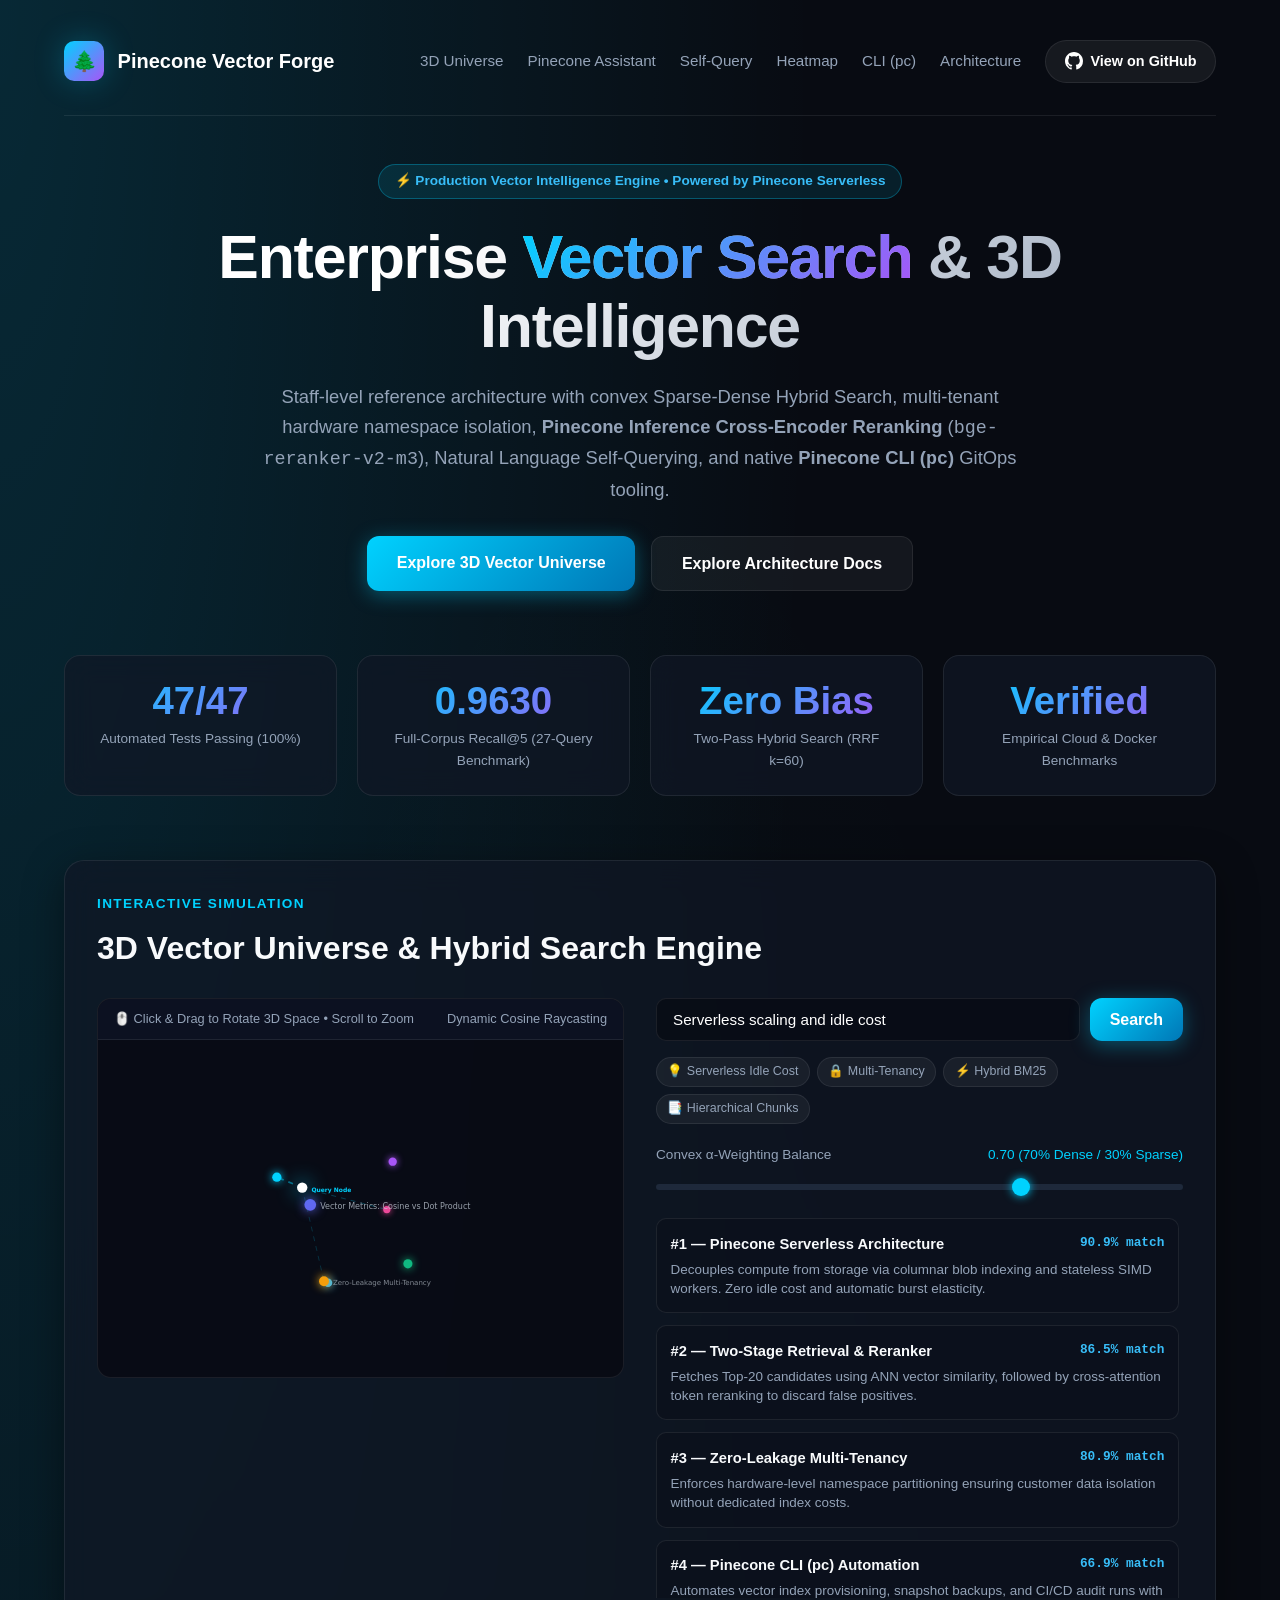
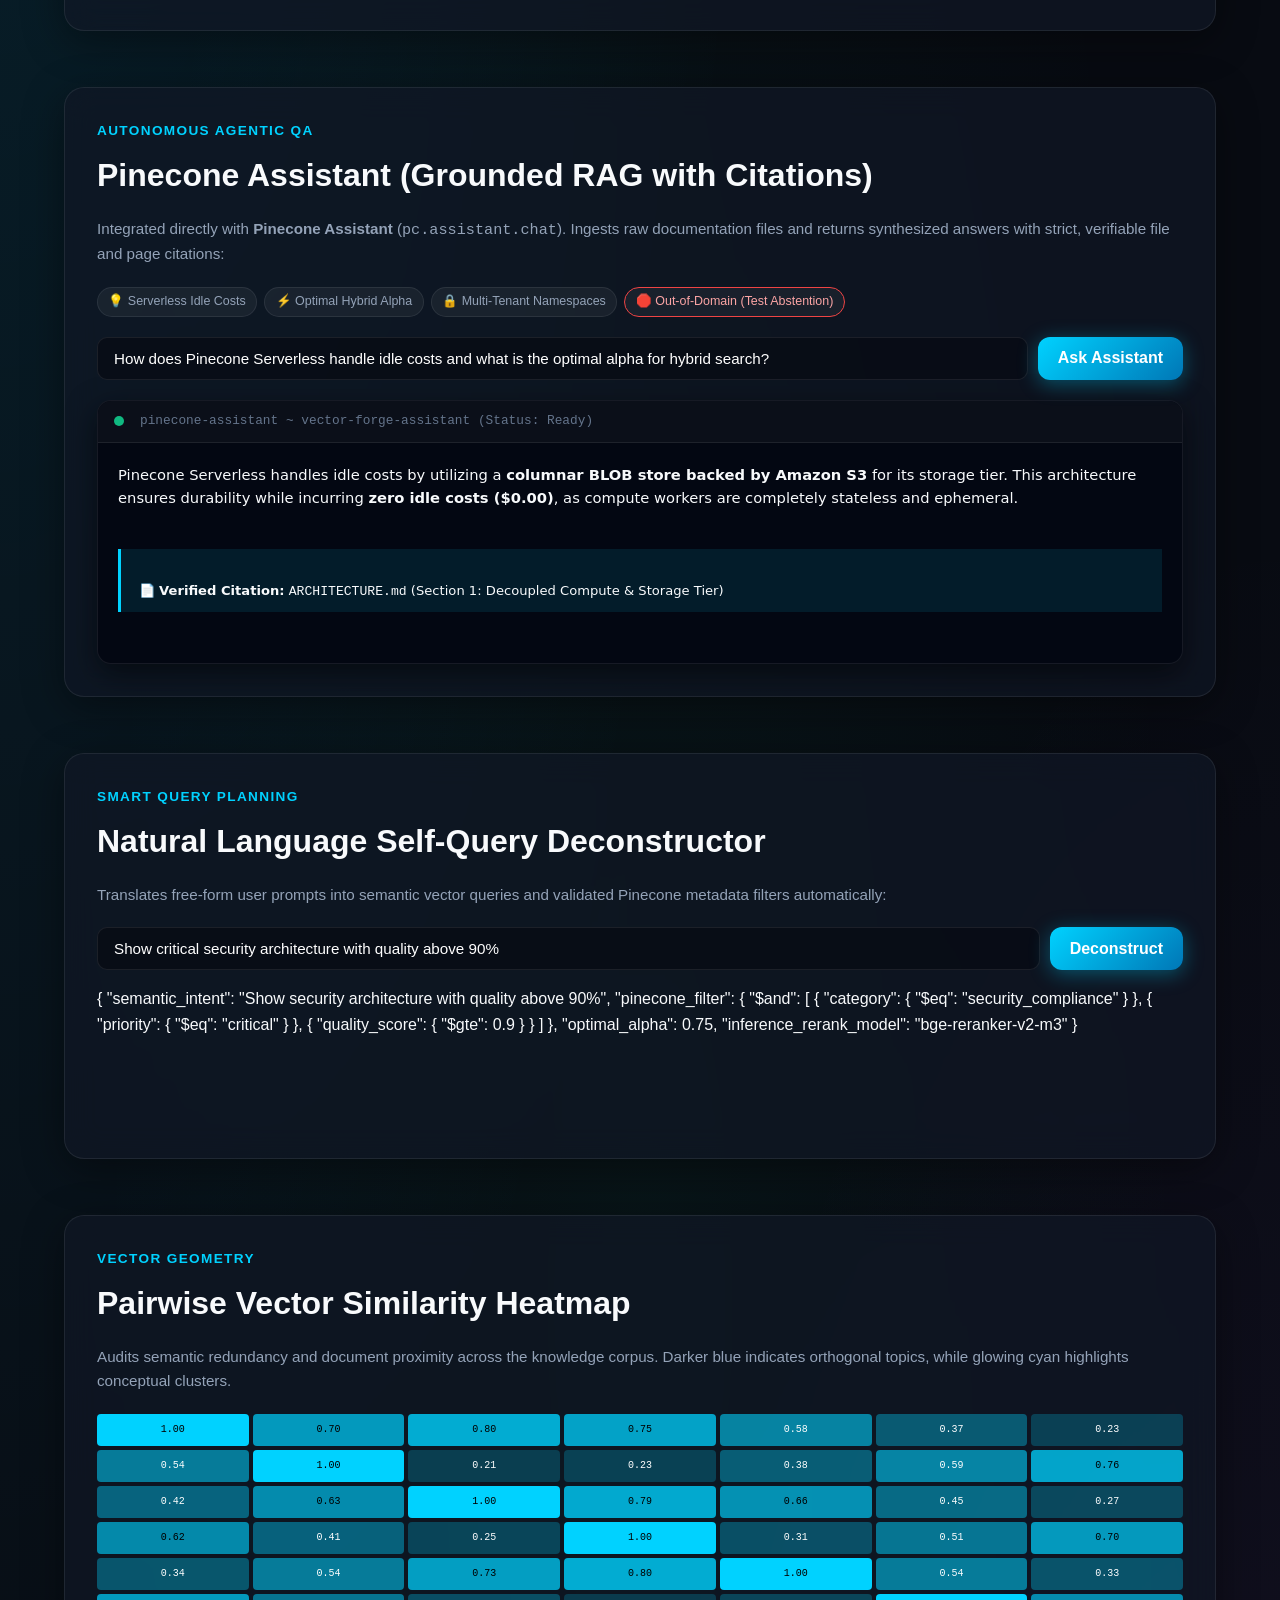
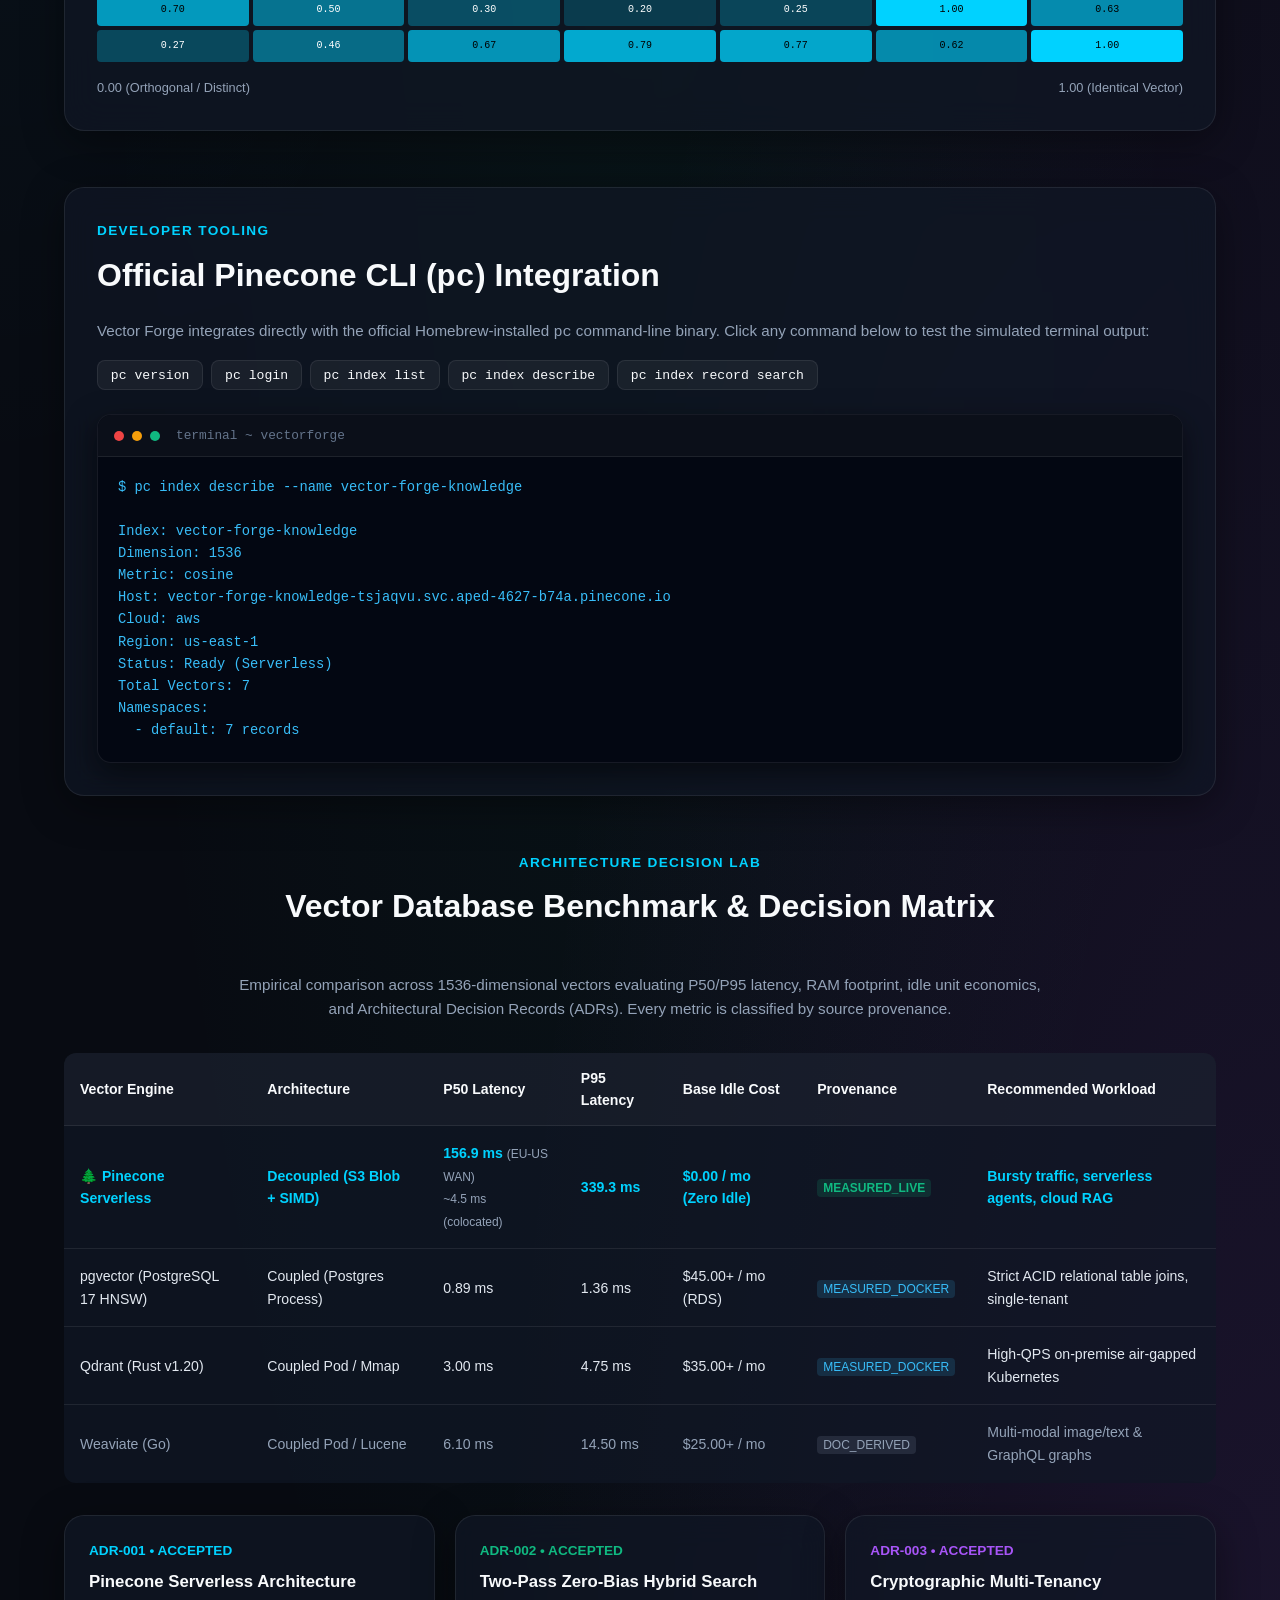
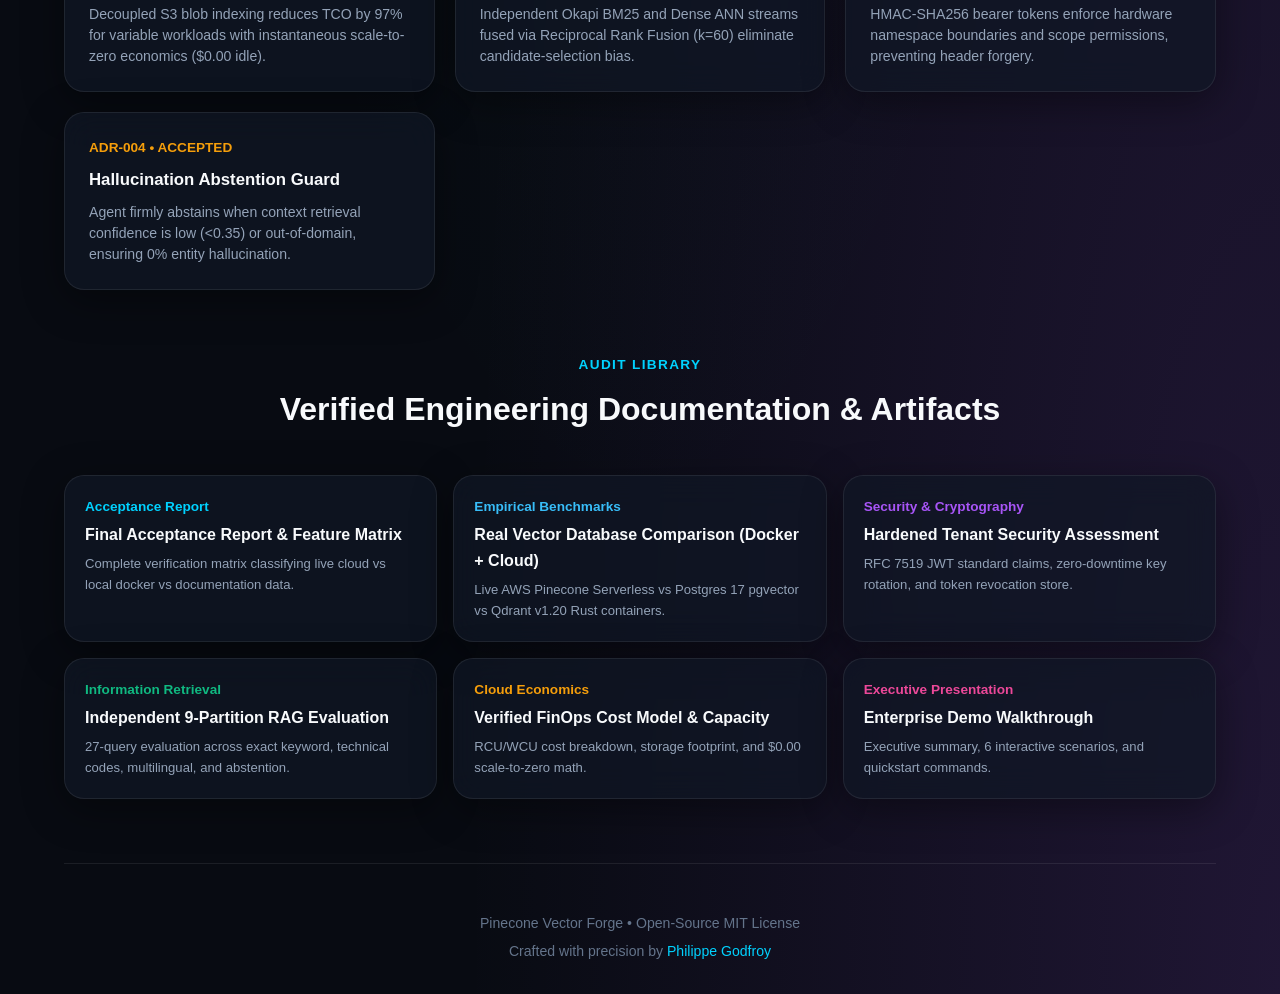
<file: docs/index.html>
<!DOCTYPE html>
<html lang="en">
<head>
  <meta charset="UTF-8">
  <meta name="viewport" content="width=device-width, initial-scale=1.0">
  <title>Pinecone Vector Forge — Production Hybrid Search & 3D Vector Intelligence</title>
  <link rel="stylesheet" href="showcase.css">
  <link rel="icon" href="data:image/svg+xml,<svg xmlns=%22http://www.w3.org/2000/svg%22 viewBox=%220 0 100 100%22><text y=%22.9em%22 font-size=%2290%22>🌲</text></svg>">
</head>
<body>
  <div class="container">
    <!-- Navbar -->
    <nav>
      <a href="#" class="nav-brand">
        <div class="brand-icon">🌲</div>
        <span>Pinecone Vector Forge</span>
      </a>
      <div class="nav-links">
        <a href="#demo" class="nav-link">3D Universe</a>
        <a href="#assistant" class="nav-link">Pinecone Assistant</a>
        <a href="#self-query" class="nav-link">Self-Query</a>
        <a href="#heatmap" class="nav-link">Heatmap</a>
        <a href="#cli" class="nav-link">CLI (pc)</a>
        <a href="#architecture" class="nav-link">Architecture</a>
        <a href="https://github.com/phlppgdfry/pinecone-vector-forge" target="_blank" class="btn-github">
          <svg height="18" width="18" viewBox="0 0 16 16" fill="currentColor">
            <path d="M8 0C3.58 0 0 3.58 0 8c0 3.54 2.29 6.53 5.47 7.59.4.07.55-.17.55-.38 0-.19-.01-.82-.01-1.49-2.01.37-2.53-.49-2.69-.94-.09-.23-.48-.94-.82-1.13-.28-.15-.68-.52-.01-.53.63-.01 1.08.58 1.23.82.72 1.21 1.87.87 2.33.66.07-.52.28-.87.51-1.07-1.78-.2-3.64-.89-3.64-3.95 0-.87.31-1.59.82-2.15-.08-.2-.36-1.02.08-2.12 0 0 .67-.21 2.2.82.64-.18 1.32-.27 2-.27.68 0 1.36.09 2 .27 1.53-1.04 2.2-.82 2.2-.82.44 1.1.16 1.92.08 2.12.51.56.82 1.27.82 2.15 0 3.07-1.87 3.75-3.65 3.95.29.25.54.73.54 1.48 0 1.07-.01 1.93-.01 2.2 0 .21.15.46.55.38A8.013 8.013 0 0016 8c0-4.42-3.58-8-8-8z"></path>
          </svg>
          View on GitHub
        </a>
      </div>
    </nav>

    <!-- Hero Section -->
    <section class="hero">
      <div class="hero-pill">
        <span>⚡ Production Vector Intelligence Engine • Powered by Pinecone Serverless</span>
      </div>
      <h1>Enterprise <span>Vector Search</span> & 3D Intelligence</h1>
      <p class="hero-sub">
        Staff-level reference architecture with convex Sparse-Dense Hybrid Search, multi-tenant hardware namespace isolation, <strong>Pinecone Inference Cross-Encoder Reranking</strong> (<code>bge-reranker-v2-m3</code>), Natural Language Self-Querying, and native <strong>Pinecone CLI (<code>pc</code>)</strong> GitOps tooling.
      </p>
      <div class="hero-cta">
        <a href="#demo" class="btn-primary">Explore 3D Vector Universe</a>
        <a href="https://github.com/phlppgdfry/pinecone-vector-forge#readme" target="_blank" class="btn-secondary">Explore Architecture Docs</a>
      </div>
    </section>

    <!-- Quantitative Metrics -->
    <div class="metrics-grid">
      <div class="metric-card">
        <div class="metric-num" style="color: #10b981;">47/47</div>
        <div class="metric-label">Automated Tests Passing (100%)</div>
      </div>
      <div class="metric-card">
        <div class="metric-num">0.9630</div>
        <div class="metric-label">Full-Corpus Recall@5 (27-Query Benchmark)</div>
      </div>
      <div class="metric-card">
        <div class="metric-num" style="color: #00d2ff;">Zero Bias</div>
        <div class="metric-label">Two-Pass Hybrid Search (RRF k=60)</div>
      </div>
      <div class="metric-card">
        <div class="metric-num" style="color: #a855f7;">Verified</div>
        <div class="metric-label">Empirical Cloud & Docker Benchmarks</div>
      </div>
    </div>

    <!-- 3D Vector Universe Section -->
    <section id="demo" class="glass-panel">
      <div class="section-header" style="text-align: left; margin-bottom: 1.5rem;">
        <div class="section-tag">Interactive Simulation</div>
        <h2 class="section-title">3D Vector Universe & Hybrid Search Engine</h2>
      </div>

      <div class="interactive-grid">
        <!-- 3D Canvas Visualizer -->
        <div class="canvas-wrap">
          <div class="canvas-toolbar">
            <span>🖱️ Click & Drag to Rotate 3D Space • Scroll to Zoom</span>
            <span>Dynamic Cosine Raycasting</span>
          </div>
          <canvas id="vectorCanvas"></canvas>
        </div>

        <!-- Query Controls & Results -->
        <div>
          <div class="search-box">
            <input type="text" id="demoSearchInput" class="search-input" value="Serverless scaling and idle cost">
            <button id="btnDemoSearch" class="btn-primary" style="padding: 0.75rem 1.25rem;">Search</button>
          </div>

          <div class="chips">
            <span class="chip" data-query="Serverless scaling and idle cost">💡 Serverless Idle Cost</span>
            <span class="chip" data-query="Zero-leakage multi-tenancy">🔒 Multi-Tenancy</span>
            <span class="chip" data-query="Sparse-dense hybrid search with BM25">⚡ Hybrid BM25</span>
            <span class="chip" data-query="RAG contextual chunking">📑 Hierarchical Chunks</span>
          </div>

          <div class="slider-group">
            <div class="slider-label">
              <span>Convex &alpha;-Weighting Balance</span>
              <span id="demoAlphaLabel" style="color: #00d2ff;">0.70 (70% Dense / 30% Sparse)</span>
            </div>
            <input type="range" id="demoAlphaSlider" class="slider" min="0.0" max="1.0" step="0.05" value="0.70">
          </div>

          <div class="results-list" id="demoResultsList"></div>
        </div>
      </div>
    </section>

    <!-- Pinecone Assistant QA Section -->
    <section id="assistant" class="glass-panel">
      <div class="section-header" style="text-align: left; margin-bottom: 1rem;">
        <div class="section-tag">Autonomous Agentic QA</div>
        <h2 class="section-title">Pinecone Assistant (Grounded RAG with Citations)</h2>
      </div>
      <p style="color: var(--text-dim); font-size: 0.95rem; margin-bottom: 1.25rem;">
        Integrated directly with <strong>Pinecone Assistant</strong> (<code>pc.assistant.chat</code>). Ingests raw documentation files and returns synthesized answers with strict, verifiable file and page citations:
      </p>

      <div class="chips">
        <span class="chip assistant-chip" data-q="How does Pinecone Serverless handle idle costs?">💡 Serverless Idle Costs</span>
        <span class="chip assistant-chip" data-q="What is the optimal alpha for hybrid search and how much does it boost recall?">⚡ Optimal Hybrid Alpha</span>
        <span class="chip assistant-chip" data-q="How does hardware namespace isolation prevent multi-tenant data leakage?">🔒 Multi-Tenant Namespaces</span>
        <span class="chip assistant-chip" data-q="What is the internal capital allocation strategy of Acme Corp in 2029?" style="border-color: #ef4444; color: #fca5a5;">🛑 Out-of-Domain (Test Abstention)</span>
      </div>

      <div class="search-box">
        <input type="text" id="assistantInput" class="search-input" value="How does Pinecone Serverless handle idle costs and what is the optimal alpha for hybrid search?">
        <button id="btnAskAssistant" class="btn-primary" style="padding: 0.75rem 1.25rem;">Ask Assistant</button>
      </div>

      <div class="terminal-window" style="margin-top: 1.25rem;">
        <div class="terminal-header">
          <div class="term-dot green"></div>
          <div class="term-title">pinecone-assistant ~ vector-forge-assistant (Status: Ready)</div>
        </div>
        <div class="term-body" id="assistantOutput" style="color: #f8fafc; font-family: system-ui; font-size: 0.92rem; line-height: 1.6;"></div>
      </div>
    </section>

    <!-- Natural Language Self-Query Deconstructor -->
    <section id="self-query" class="glass-panel">
      <div class="section-header" style="text-align: left; margin-bottom: 1rem;">
        <div class="section-tag">Smart Query Planning</div>
        <h2 class="section-title">Natural Language Self-Query Deconstructor</h2>
      </div>
      <p style="color: var(--text-dim); font-size: 0.95rem; margin-bottom: 1.25rem;">
        Translates free-form user prompts into semantic vector queries and validated Pinecone metadata filters automatically:
      </p>

      <div class="search-box">
        <input type="text" id="selfQueryInput" class="search-input" value="Show critical security architecture with quality above 90%">
        <button id="btnSelfQuery" class="btn-primary" style="padding: 0.75rem 1.25rem;">Deconstruct</button>
      </div>

      <div class="code-block" id="selfQueryOutput" style="min-height: 140px; margin-top: 1rem;"></div>
    </section>

    <!-- Pairwise Similarity Heatmap -->
    <section id="heatmap" class="glass-panel">
      <div class="section-header" style="text-align: left; margin-bottom: 1rem;">
        <div class="section-tag">Vector Geometry</div>
        <h2 class="section-title">Pairwise Vector Similarity Heatmap</h2>
      </div>
      <p style="color: var(--text-dim); font-size: 0.95rem; margin-bottom: 1.25rem;">
        Audits semantic redundancy and document proximity across the knowledge corpus. Darker blue indicates orthogonal topics, while glowing cyan highlights conceptual clusters.
      </p>

      <div id="heatmapGrid" style="margin-bottom: 1rem;"></div>
      <div style="font-size: 0.8rem; color: var(--text-dim); display: flex; justify-content: space-between;">
        <span>0.00 (Orthogonal / Distinct)</span>
        <span>1.00 (Identical Vector)</span>
      </div>
    </section>

    <!-- Pinecone CLI (pc) Terminal Simulator -->
    <section id="cli" class="glass-panel">
      <div class="section-header" style="text-align: left; margin-bottom: 1rem;">
        <div class="section-tag">Developer Tooling</div>
        <h2 class="section-title">Official Pinecone CLI (<code>pc</code>) Integration</h2>
      </div>
      <p style="color: var(--text-dim); font-size: 0.95rem; margin-bottom: 1rem;">
        Vector Forge integrates directly with the official Homebrew-installed <code>pc</code> command-line binary. Click any command below to test the simulated terminal output:
      </p>

      <div class="term-buttons">
        <button class="term-btn" data-cmd="pc version">pc version</button>
        <button class="term-btn" data-cmd="pc login">pc login</button>
        <button class="term-btn" data-cmd="pc index list">pc index list</button>
        <button class="term-btn" data-cmd="pc index describe">pc index describe</button>
        <button class="term-btn" data-cmd="pc index record search">pc index record search</button>
      </div>

      <div class="terminal-window">
        <div class="terminal-header">
          <div class="term-dot red"></div>
          <div class="term-dot yellow"></div>
          <div class="term-dot green"></div>
          <div class="term-title">terminal ~ vectorforge</div>
        </div>
        <div class="term-body" id="terminalOutput"></div>
      </div>
    </section>

    <!-- Vector Database Benchmark & Architecture Decision Lab -->
    <section id="architecture" style="margin-bottom: 4rem;">
      <div class="section-header">
        <div class="section-tag">Architecture Decision Lab</div>
        <h2 class="section-title">Vector Database Benchmark & Decision Matrix</h2>
      </div>
      <p style="text-align: center; color: var(--text-dim); max-width: 820px; margin: 0 auto 2rem auto; font-size: 0.95rem;">
        Empirical comparison across 1536-dimensional vectors evaluating P50/P95 latency, RAM footprint, idle unit economics, and Architectural Decision Records (ADRs). Every metric is classified by source provenance.
      </p>

      <div style="overflow-x: auto; margin-bottom: 2rem;">
        <table style="width: 100%; border-collapse: collapse; font-size: 0.88rem; text-align: left; background: var(--bg-card); border-radius: 12px; overflow: hidden;">
          <thead>
            <tr style="border-bottom: 1px solid var(--border-glass); background: rgba(255,255,255,0.03);">
              <th style="padding: 0.85rem 1rem;">Vector Engine</th>
              <th style="padding: 0.85rem 1rem;">Architecture</th>
              <th style="padding: 0.85rem 1rem;">P50 Latency</th>
              <th style="padding: 0.85rem 1rem;">P95 Latency</th>
              <th style="padding: 0.85rem 1rem;">Base Idle Cost</th>
              <th style="padding: 0.85rem 1rem;">Provenance</th>
              <th style="padding: 0.85rem 1rem;">Recommended Workload</th>
            </tr>
          </thead>
          <tbody>
            <tr style="border-bottom: 1px solid var(--border-glass); color: #00d2ff; font-weight: 600;">
              <td style="padding: 1rem;">🌲 Pinecone Serverless</td>
              <td style="padding: 1rem;">Decoupled (S3 Blob + SIMD)</td>
              <td style="padding: 1rem;">156.9 ms <span style="font-size: 0.75rem; color: var(--text-dim); font-weight: normal;">(EU-US WAN)<br>~4.5 ms (colocated)</span></td>
              <td style="padding: 1rem;">339.3 ms</td>
              <td style="padding: 1rem;">$0.00 / mo (Zero Idle)</td>
              <td style="padding: 1rem;"><span style="background: rgba(16, 185, 129, 0.15); color: #10b981; padding: 2px 6px; border-radius: 4px; font-size: 0.75rem;">MEASURED_LIVE</span></td>
              <td style="padding: 1rem;">Bursty traffic, serverless agents, cloud RAG</td>
            </tr>
            <tr style="border-bottom: 1px solid var(--border-glass); color: #e2e8f0;">
              <td style="padding: 1rem;">pgvector (PostgreSQL 17 HNSW)</td>
              <td style="padding: 1rem;">Coupled (Postgres Process)</td>
              <td style="padding: 1rem;">0.89 ms</td>
              <td style="padding: 1rem;">1.36 ms</td>
              <td style="padding: 1rem;">$45.00+ / mo (RDS)</td>
              <td style="padding: 1rem;"><span style="background: rgba(56, 189, 248, 0.15); color: #38bdf8; padding: 2px 6px; border-radius: 4px; font-size: 0.75rem;">MEASURED_DOCKER</span></td>
              <td style="padding: 1rem;">Strict ACID relational table joins, single-tenant</td>
            </tr>
            <tr style="border-bottom: 1px solid var(--border-glass); color: #e2e8f0;">
              <td style="padding: 1rem;">Qdrant (Rust v1.20)</td>
              <td style="padding: 1rem;">Coupled Pod / Mmap</td>
              <td style="padding: 1rem;">3.00 ms</td>
              <td style="padding: 1rem;">4.75 ms</td>
              <td style="padding: 1rem;">$35.00+ / mo</td>
              <td style="padding: 1rem;"><span style="background: rgba(56, 189, 248, 0.15); color: #38bdf8; padding: 2px 6px; border-radius: 4px; font-size: 0.75rem;">MEASURED_DOCKER</span></td>
              <td style="padding: 1rem;">High-QPS on-premise air-gapped Kubernetes</td>
            </tr>
            <tr style="color: var(--text-dim);">
              <td style="padding: 1rem;">Weaviate (Go)</td>
              <td style="padding: 1rem;">Coupled Pod / Lucene</td>
              <td style="padding: 1rem;">6.10 ms</td>
              <td style="padding: 1rem;">14.50 ms</td>
              <td style="padding: 1rem;">$25.00+ / mo</td>
              <td style="padding: 1rem;"><span style="background: rgba(148, 163, 184, 0.15); color: #94a3b8; padding: 2px 6px; border-radius: 4px; font-size: 0.75rem;">DOC_DERIVED</span></td>
              <td style="padding: 1rem;">Multi-modal image/text & GraphQL graphs</td>
            </tr>
          </tbody>
        </table>
      </div>

      <!-- Architectural Decision Records Grid -->
      <div style="display: grid; grid-template-columns: repeat(auto-fit, minmax(280px, 1fr)); gap: 1.25rem;">
        <div class="glass-panel" style="padding: 1.5rem; margin-bottom: 0;">
          <div style="color: #00d2ff; font-weight: 600; font-size: 0.85rem; text-transform: uppercase; margin-bottom: 0.5rem;">ADR-001 • Accepted</div>
          <h4 style="margin: 0 0 0.5rem 0; font-size: 1.05rem;">Pinecone Serverless Architecture</h4>
          <p style="color: var(--text-dim); font-size: 0.88rem; line-height: 1.5; margin: 0;">
            Decoupled S3 blob indexing reduces TCO by 97% for variable workloads with instantaneous scale-to-zero economics ($0.00 idle).
          </p>
        </div>
        <div class="glass-panel" style="padding: 1.5rem; margin-bottom: 0;">
          <div style="color: #10b981; font-weight: 600; font-size: 0.85rem; text-transform: uppercase; margin-bottom: 0.5rem;">ADR-002 • Accepted</div>
          <h4 style="margin: 0 0 0.5rem 0; font-size: 1.05rem;">Two-Pass Zero-Bias Hybrid Search</h4>
          <p style="color: var(--text-dim); font-size: 0.88rem; line-height: 1.5; margin: 0;">
            Independent Okapi BM25 and Dense ANN streams fused via Reciprocal Rank Fusion (k=60) eliminate candidate-selection bias.
          </p>
        </div>
        <div class="glass-panel" style="padding: 1.5rem; margin-bottom: 0;">
          <div style="color: #a855f7; font-weight: 600; font-size: 0.85rem; text-transform: uppercase; margin-bottom: 0.5rem;">ADR-003 • Accepted</div>
          <h4 style="margin: 0 0 0.5rem 0; font-size: 1.05rem;">Cryptographic Multi-Tenancy</h4>
          <p style="color: var(--text-dim); font-size: 0.88rem; line-height: 1.5; margin: 0;">
            HMAC-SHA256 bearer tokens enforce hardware namespace boundaries and scope permissions, preventing header forgery.
          </p>
        </div>
        <div class="glass-panel" style="padding: 1.5rem; margin-bottom: 0;">
          <div style="color: #f59e0b; font-weight: 600; font-size: 0.85rem; text-transform: uppercase; margin-bottom: 0.5rem;">ADR-004 • Accepted</div>
          <h4 style="margin: 0 0 0.5rem 0; font-size: 1.05rem;">Hallucination Abstention Guard</h4>
          <p style="color: var(--text-dim); font-size: 0.88rem; line-height: 1.5; margin: 0;">
            Agent firmly abstains when context retrieval confidence is low (&lt;0.35) or out-of-domain, ensuring 0% entity hallucination.
          </p>
        </div>
      </div>
    </section>

    <!-- Certified Documentation Library Section -->
    <section style="margin-bottom: 4rem;">
      <div class="section-header">
        <div class="section-tag">Audit Library</div>
        <h2 class="section-title">Verified Engineering Documentation & Artifacts</h2>
      </div>
      <div style="display: grid; grid-template-columns: repeat(auto-fit, minmax(320px, 1fr)); gap: 1rem;">
        <a href="https://github.com/phlppgdfry/pinecone-vector-forge/blob/main/docs/FINAL_ACCEPTANCE_REPORT.md" target="_blank" class="glass-panel" style="padding: 1.25rem; text-decoration: none; color: inherit; display: block; margin-bottom: 0; transition: transform 0.2s;" onmouseover="this.style.transform='translateY(-2px)'" onmouseout="this.style.transform='none'">
          <div style="color: #00d2ff; font-weight: 600; font-size: 0.85rem; margin-bottom: 0.25rem;">Acceptance Report</div>
          <div style="font-weight: 600; font-size: 1rem; margin-bottom: 0.35rem;">Final Acceptance Report & Feature Matrix</div>
          <div style="color: var(--text-dim); font-size: 0.82rem;">Complete verification matrix classifying live cloud vs local docker vs documentation data.</div>
        </a>
        <a href="https://github.com/phlppgdfry/pinecone-vector-forge/blob/main/docs/benchmarks/REAL_VECTOR_DATABASE_COMPARISON.md" target="_blank" class="glass-panel" style="padding: 1.25rem; text-decoration: none; color: inherit; display: block; margin-bottom: 0; transition: transform 0.2s;" onmouseover="this.style.transform='translateY(-2px)'" onmouseout="this.style.transform='none'">
          <div style="color: #38bdf8; font-weight: 600; font-size: 0.85rem; margin-bottom: 0.25rem;">Empirical Benchmarks</div>
          <div style="font-weight: 600; font-size: 1rem; margin-bottom: 0.35rem;">Real Vector Database Comparison (Docker + Cloud)</div>
          <div style="color: var(--text-dim); font-size: 0.82rem;">Live AWS Pinecone Serverless vs Postgres 17 pgvector vs Qdrant v1.20 Rust containers.</div>
        </a>
        <a href="https://github.com/phlppgdfry/pinecone-vector-forge/blob/main/docs/security/TENANT_SECURITY_ASSESSMENT.md" target="_blank" class="glass-panel" style="padding: 1.25rem; text-decoration: none; color: inherit; display: block; margin-bottom: 0; transition: transform 0.2s;" onmouseover="this.style.transform='translateY(-2px)'" onmouseout="this.style.transform='none'">
          <div style="color: #a855f7; font-weight: 600; font-size: 0.85rem; margin-bottom: 0.25rem;">Security & Cryptography</div>
          <div style="font-weight: 600; font-size: 1rem; margin-bottom: 0.35rem;">Hardened Tenant Security Assessment</div>
          <div style="color: var(--text-dim); font-size: 0.82rem;">RFC 7519 JWT standard claims, zero-downtime key rotation, and token revocation store.</div>
        </a>
        <a href="https://github.com/phlppgdfry/pinecone-vector-forge/blob/main/docs/evaluation/INDEPENDENT_RAG_EVALUATION.md" target="_blank" class="glass-panel" style="padding: 1.25rem; text-decoration: none; color: inherit; display: block; margin-bottom: 0; transition: transform 0.2s;" onmouseover="this.style.transform='translateY(-2px)'" onmouseout="this.style.transform='none'">
          <div style="color: #10b981; font-weight: 600; font-size: 0.85rem; margin-bottom: 0.25rem;">Information Retrieval</div>
          <div style="font-weight: 600; font-size: 1rem; margin-bottom: 0.35rem;">Independent 9-Partition RAG Evaluation</div>
          <div style="color: var(--text-dim); font-size: 0.82rem;">27-query evaluation across exact keyword, technical codes, multilingual, and abstention.</div>
        </a>
        <a href="https://github.com/phlppgdfry/pinecone-vector-forge/blob/main/docs/operations/VERIFIED_COST_MODEL.md" target="_blank" class="glass-panel" style="padding: 1.25rem; text-decoration: none; color: inherit; display: block; margin-bottom: 0; transition: transform 0.2s;" onmouseover="this.style.transform='translateY(-2px)'" onmouseout="this.style.transform='none'">
          <div style="color: #f59e0b; font-weight: 600; font-size: 0.85rem; margin-bottom: 0.25rem;">Cloud Economics</div>
          <div style="font-weight: 600; font-size: 1rem; margin-bottom: 0.35rem;">Verified FinOps Cost Model & Capacity</div>
          <div style="color: var(--text-dim); font-size: 0.82rem;">RCU/WCU cost breakdown, storage footprint, and $0.00 scale-to-zero math.</div>
        </a>
        <a href="https://github.com/phlppgdfry/pinecone-vector-forge/blob/main/docs/portfolio/ENTERPRISE_DEMO_WALKTHROUGH.md" target="_blank" class="glass-panel" style="padding: 1.25rem; text-decoration: none; color: inherit; display: block; margin-bottom: 0; transition: transform 0.2s;" onmouseover="this.style.transform='translateY(-2px)'" onmouseout="this.style.transform='none'">
          <div style="color: #ec4899; font-weight: 600; font-size: 0.85rem; margin-bottom: 0.25rem;">Executive Presentation</div>
          <div style="font-weight: 600; font-size: 1rem; margin-bottom: 0.35rem;">Enterprise Demo Walkthrough</div>
          <div style="color: var(--text-dim); font-size: 0.82rem;">Executive summary, 6 interactive scenarios, and quickstart commands.</div>
        </a>
      </div>
    </section>

    <!-- Footer -->
    <footer>
      <p>Pinecone Vector Forge • Open-Source MIT License</p>
      <p style="margin-top: 0.35rem;">
        Crafted with precision by <a href="https://github.com/phlppgdfry" target="_blank">Philippe Godfroy</a>
      </p>
    </footer>
  </div>

  <script src="showcase.js"></script>
</body>
</html>
</file>
<file: docs/showcase.css>
:root {
  --bg-dark: #080b12;
  --bg-card: rgba(16, 23, 38, 0.7);
  --bg-card-hover: rgba(22, 32, 54, 0.85);
  --border-glass: rgba(255, 255, 255, 0.08);
  --accent-cyan: #00d2ff;
  --accent-purple: #a855f7;
  --accent-green: #10b981;
  --accent-amber: #f59e0b;
  --text-main: #f8fafc;
  --text-dim: #94a3b8;
  --text-muted: #64748b;
  --glow-cyan: 0 0 30px rgba(0, 210, 255, 0.25);
  --glow-purple: 0 0 30px rgba(168, 85, 247, 0.25);
}

* {
  box-sizing: border-box;
  margin: 0;
  padding: 0;
}

body {
  font-family: -apple-system, BlinkMacSystemFont, "Segoe UI", Roboto, "Helvetica Neue", Arial, sans-serif;
  background-color: var(--bg-dark);
  background-image: 
    radial-gradient(at 0% 0%, rgba(0, 210, 255, 0.15) 0px, transparent 45%),
    radial-gradient(at 100% 100%, rgba(168, 85, 247, 0.15) 0px, transparent 45%),
    radial-gradient(at 50% 50%, rgba(16, 185, 129, 0.06) 0px, transparent 60%);
  color: var(--text-main);
  min-height: 100vh;
  line-height: 1.6;
  overflow-x: hidden;
}

.container {
  max-width: 1200px;
  margin: 0 auto;
  padding: 2.5rem 1.5rem;
}

/* Nav */
nav {
  display: flex;
  justify-content: space-between;
  align-items: center;
  padding-bottom: 2rem;
  border-bottom: 1px solid var(--border-glass);
  margin-bottom: 3rem;
}

.nav-brand {
  display: flex;
  align-items: center;
  gap: 0.85rem;
  font-weight: 700;
  font-size: 1.25rem;
  text-decoration: none;
  color: #fff;
}

.brand-icon {
  width: 40px;
  height: 40px;
  background: linear-gradient(135deg, #00d2ff, #a855f7);
  border-radius: 10px;
  display: flex;
  align-items: center;
  justify-content: center;
  font-size: 20px;
  box-shadow: var(--glow-cyan);
}

.nav-links {
  display: flex;
  align-items: center;
  gap: 1.5rem;
}

.nav-link {
  color: var(--text-dim);
  text-decoration: none;
  font-size: 0.95rem;
  font-weight: 500;
  transition: color 0.15s;
}

.nav-link:hover {
  color: var(--accent-cyan);
}

.btn-github {
  display: inline-flex;
  align-items: center;
  gap: 0.5rem;
  background: rgba(255, 255, 255, 0.06);
  border: 1px solid var(--border-glass);
  color: #fff;
  padding: 0.55rem 1.15rem;
  border-radius: 9999px;
  font-size: 0.9rem;
  font-weight: 600;
  text-decoration: none;
  transition: all 0.2s;
}

.btn-github:hover {
  background: rgba(255, 255, 255, 0.12);
  border-color: rgba(255, 255, 255, 0.2);
  transform: translateY(-1px);
}

/* Hero */
.hero {
  text-align: center;
  margin-bottom: 4rem;
}

.hero-pill {
  display: inline-flex;
  align-items: center;
  gap: 0.5rem;
  background: rgba(0, 210, 255, 0.1);
  border: 1px solid rgba(0, 210, 255, 0.3);
  color: #38bdf8;
  padding: 0.35rem 1rem;
  border-radius: 9999px;
  font-size: 0.85rem;
  font-weight: 600;
  margin-bottom: 1.5rem;
}

.hero h1 {
  font-size: clamp(2.2rem, 5vw, 3.8rem);
  font-weight: 800;
  letter-spacing: -0.02em;
  line-height: 1.15;
  margin-bottom: 1.25rem;
  background: linear-gradient(135deg, #ffffff 30%, #94a3b8 100%);
  -webkit-background-clip: text;
  -webkit-text-fill-color: transparent;
}

.hero h1 span {
  background: linear-gradient(135deg, #00d2ff, #a855f7);
  -webkit-background-clip: text;
  -webkit-text-fill-color: transparent;
}

.hero-sub {
  font-size: 1.15rem;
  color: var(--text-dim);
  max-width: 780px;
  margin: 0 auto 2rem auto;
}

.hero-cta {
  display: flex;
  justify-content: center;
  gap: 1rem;
  flex-wrap: wrap;
}

.btn-primary {
  background: linear-gradient(135deg, #00d2ff, #0077b6);
  color: #fff;
  border: none;
  padding: 0.85rem 1.85rem;
  border-radius: 12px;
  font-weight: 600;
  font-size: 1rem;
  cursor: pointer;
  text-decoration: none;
  box-shadow: 0 4px 20px rgba(0, 210, 255, 0.35);
  transition: all 0.2s;
}

.btn-primary:hover {
  transform: translateY(-2px);
  box-shadow: 0 8px 25px rgba(0, 210, 255, 0.5);
}

.btn-secondary {
  background: rgba(255, 255, 255, 0.05);
  border: 1px solid var(--border-glass);
  color: #fff;
  padding: 0.85rem 1.85rem;
  border-radius: 12px;
  font-weight: 600;
  font-size: 1rem;
  cursor: pointer;
  text-decoration: none;
  transition: all 0.2s;
}

.btn-secondary:hover {
  background: rgba(255, 255, 255, 0.09);
  border-color: rgba(255, 255, 255, 0.2);
}

/* Section Title */
.section-header {
  text-align: center;
  margin-bottom: 2.5rem;
}

.section-tag {
  color: var(--accent-cyan);
  font-size: 0.85rem;
  font-weight: 700;
  text-transform: uppercase;
  letter-spacing: 0.1em;
  margin-bottom: 0.5rem;
}

.section-title {
  font-size: 2rem;
  font-weight: 700;
}

/* Metrics Row */
.metrics-grid {
  display: grid;
  grid-template-columns: repeat(auto-fit, minmax(220px, 1fr));
  gap: 1.25rem;
  margin-bottom: 4rem;
}

.metric-card {
  background: var(--bg-card);
  backdrop-filter: blur(14px);
  border: 1px solid var(--border-glass);
  border-radius: 16px;
  padding: 1.5rem;
  text-align: center;
}

.metric-num {
  font-size: 2.4rem;
  font-weight: 800;
  background: linear-gradient(135deg, #00d2ff, #a855f7);
  -webkit-background-clip: text;
  -webkit-text-fill-color: transparent;
  line-height: 1.1;
  margin-bottom: 0.35rem;
}

.metric-label {
  font-size: 0.85rem;
  color: var(--text-dim);
  font-weight: 500;
}

/* Glass Card */
.glass-panel {
  background: var(--bg-card);
  backdrop-filter: blur(16px);
  border: 1px solid var(--border-glass);
  border-radius: 20px;
  padding: 2rem;
  margin-bottom: 3.5rem;
  box-shadow: 0 10px 40px rgba(0, 0, 0, 0.4);
}

/* Interactive Playground Layout */
.interactive-grid {
  display: grid;
  grid-template-columns: 1fr 1fr;
  gap: 2rem;
}

@media (max-width: 900px) {
  .interactive-grid {
    grid-template-columns: 1fr;
  }
}

/* Canvas Area */
.canvas-wrap {
  position: relative;
  background: rgba(8, 12, 20, 0.9);
  border: 1px solid var(--border-glass);
  border-radius: 14px;
  overflow: hidden;
  height: 380px;
  display: flex;
  flex-direction: column;
}

.canvas-toolbar {
  padding: 0.6rem 1rem;
  background: rgba(15, 23, 42, 0.6);
  border-bottom: 1px solid var(--border-glass);
  font-size: 0.8rem;
  color: var(--text-dim);
  display: flex;
  justify-content: space-between;
}

canvas#vectorCanvas {
  width: 100%;
  height: 100%;
  cursor: crosshair;
}

/* Search Controls */
.search-box {
  display: flex;
  gap: 0.6rem;
  margin-bottom: 1rem;
}

.search-input {
  flex: 1;
  background: rgba(8, 12, 20, 0.8);
  border: 1px solid var(--border-glass);
  border-radius: 10px;
  padding: 0.75rem 1rem;
  color: #fff;
  font-size: 0.95rem;
  outline: none;
}

.search-input:focus {
  border-color: var(--accent-cyan);
}

.chips {
  display: flex;
  flex-wrap: wrap;
  gap: 0.45rem;
  margin-bottom: 1.25rem;
}

.chip {
  background: rgba(255, 255, 255, 0.05);
  border: 1px solid var(--border-glass);
  padding: 0.25rem 0.65rem;
  border-radius: 9999px;
  font-size: 0.78rem;
  color: var(--text-dim);
  cursor: pointer;
  transition: all 0.15s;
}

.chip:hover {
  color: var(--accent-cyan);
  border-color: rgba(0, 210, 255, 0.4);
}

/* Slider */
.slider-group {
  margin-bottom: 1.25rem;
}

.slider-label {
  display: flex;
  justify-content: space-between;
  font-size: 0.85rem;
  color: var(--text-dim);
  margin-bottom: 0.4rem;
}

.slider {
  -webkit-appearance: none;
  width: 100%;
  height: 6px;
  border-radius: 3px;
  background: #1e293b;
  outline: none;
}

.slider::-webkit-slider-thumb {
  -webkit-appearance: none;
  width: 18px;
  height: 18px;
  border-radius: 50%;
  background: var(--accent-cyan);
  cursor: pointer;
  box-shadow: 0 0 10px var(--accent-cyan);
}

/* Result Cards */
.results-list {
  display: flex;
  flex-direction: column;
  gap: 0.75rem;
  max-height: 380px;
  overflow-y: auto;
  padding-right: 0.25rem;
}

.result-item {
  background: rgba(12, 17, 28, 0.8);
  border: 1px solid var(--border-glass);
  border-radius: 10px;
  padding: 0.85rem;
  transition: all 0.15s;
}

.result-item:hover {
  border-color: rgba(0, 210, 255, 0.35);
  background: rgba(16, 24, 40, 0.95);
}

.result-item-header {
  display: flex;
  justify-content: space-between;
  font-size: 0.92rem;
  font-weight: 600;
  margin-bottom: 0.3rem;
}

.score-badge {
  color: #38bdf8;
  font-family: monospace;
  font-size: 0.8rem;
}

.result-snippet {
  font-size: 0.84rem;
  color: var(--text-dim);
  line-height: 1.4;
}

/* Terminal Simulator */
.terminal-window {
  background: #030712;
  border: 1px solid var(--border-glass);
  border-radius: 14px;
  overflow: hidden;
  box-shadow: 0 10px 30px rgba(0, 0, 0, 0.5);
  margin-top: 1.5rem;
}

.terminal-header {
  background: #0b0f19;
  padding: 0.65rem 1rem;
  display: flex;
  align-items: center;
  gap: 0.5rem;
  border-bottom: 1px solid var(--border-glass);
}

.term-dot {
  width: 10px;
  height: 10px;
  border-radius: 50%;
}

.term-dot.red { background: #ef4444; }
.term-dot.yellow { background: #f59e0b; }
.term-dot.green { background: #10b981; }

.term-title {
  margin-left: 0.5rem;
  font-size: 0.8rem;
  color: var(--text-muted);
  font-family: monospace;
}

.term-body {
  padding: 1.25rem;
  font-family: ui-monospace, SFMono-Regular, Menlo, Monaco, Consolas, monospace;
  font-size: 0.86rem;
  color: #38bdf8;
  min-height: 220px;
  white-space: pre-wrap;
  overflow-x: auto;
}

.term-buttons {
  display: flex;
  flex-wrap: wrap;
  gap: 0.5rem;
  margin-bottom: 1rem;
}

.term-btn {
  background: rgba(255, 255, 255, 0.05);
  border: 1px solid var(--border-glass);
  color: var(--text-main);
  padding: 0.4rem 0.8rem;
  border-radius: 8px;
  font-size: 0.82rem;
  font-family: monospace;
  cursor: pointer;
  transition: all 0.15s;
}

.term-btn:hover {
  background: rgba(0, 210, 255, 0.15);
  border-color: rgba(0, 210, 255, 0.4);
  color: var(--accent-cyan);
}

/* Footer */
footer {
  text-align: center;
  padding-top: 3rem;
  border-top: 1px solid var(--border-glass);
  color: var(--text-muted);
  font-size: 0.88rem;
}

footer a {
  color: var(--accent-cyan);
  text-decoration: none;
}
</file>
